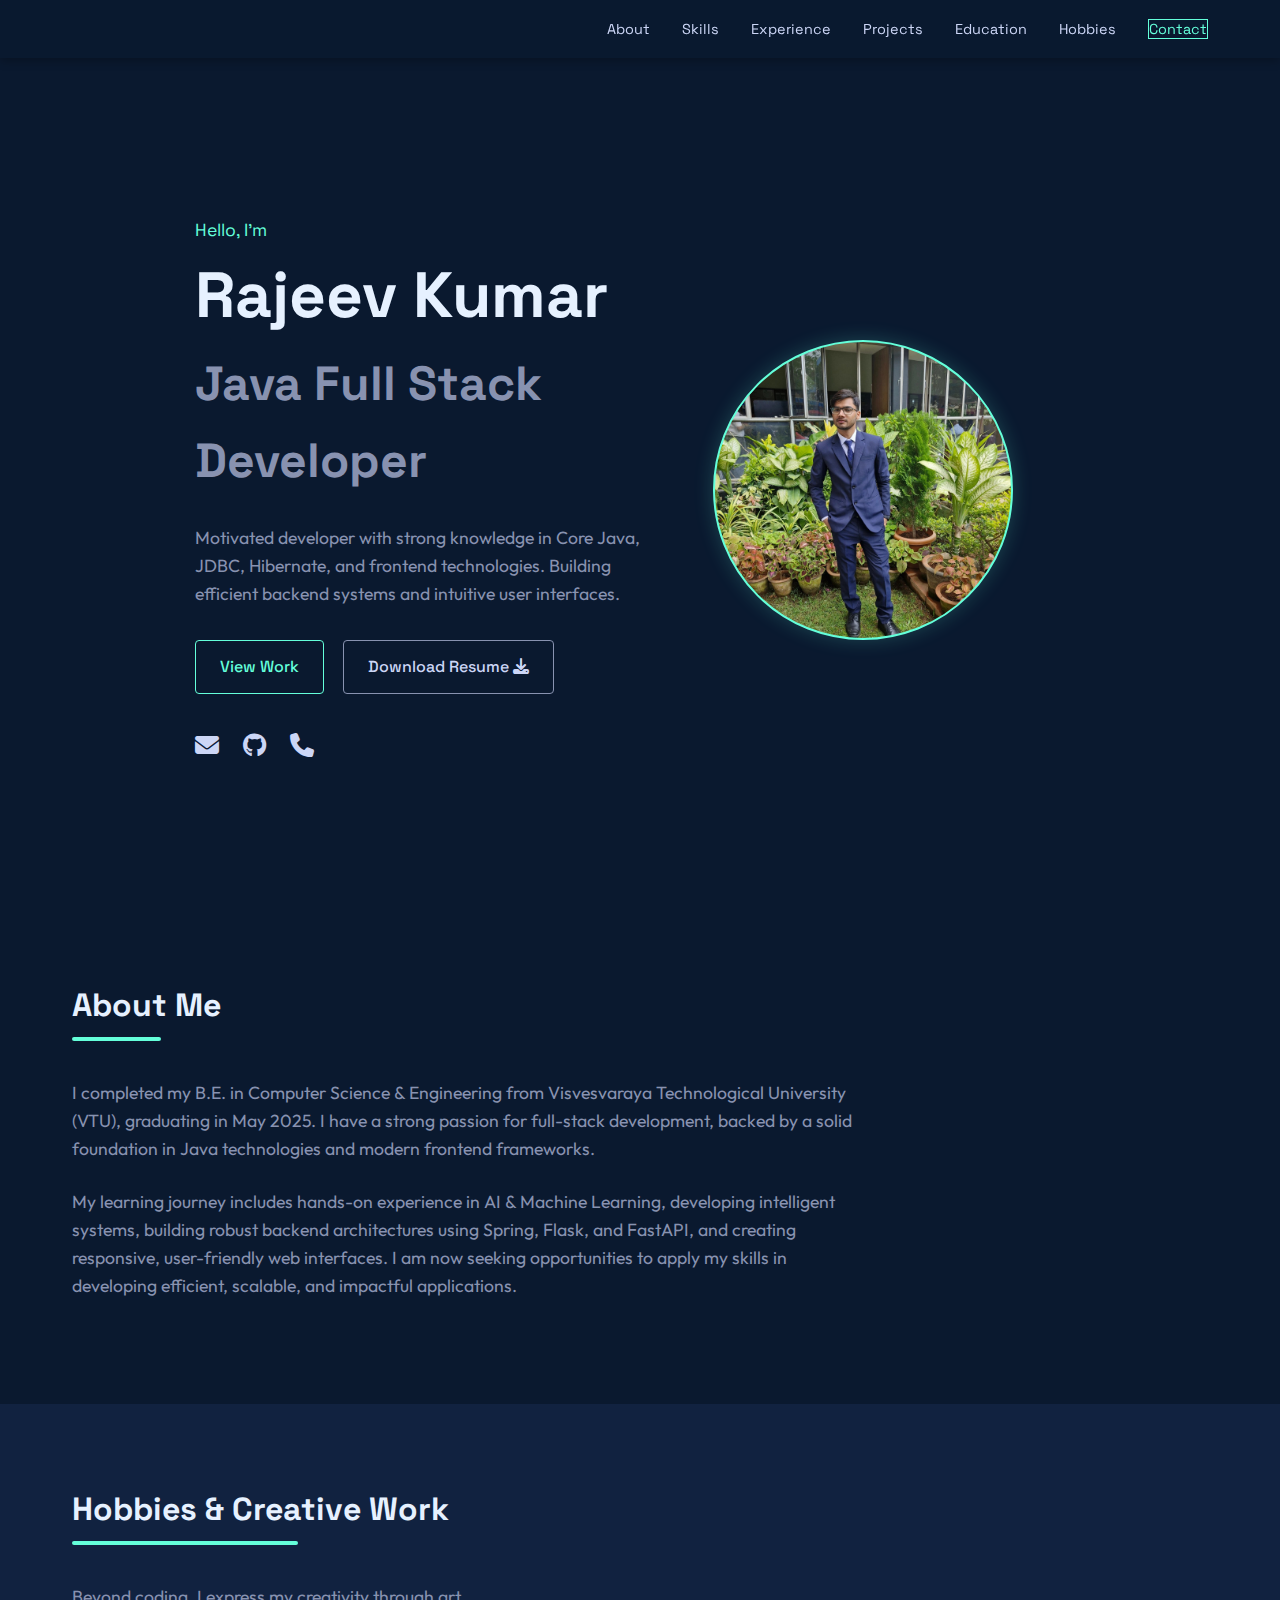
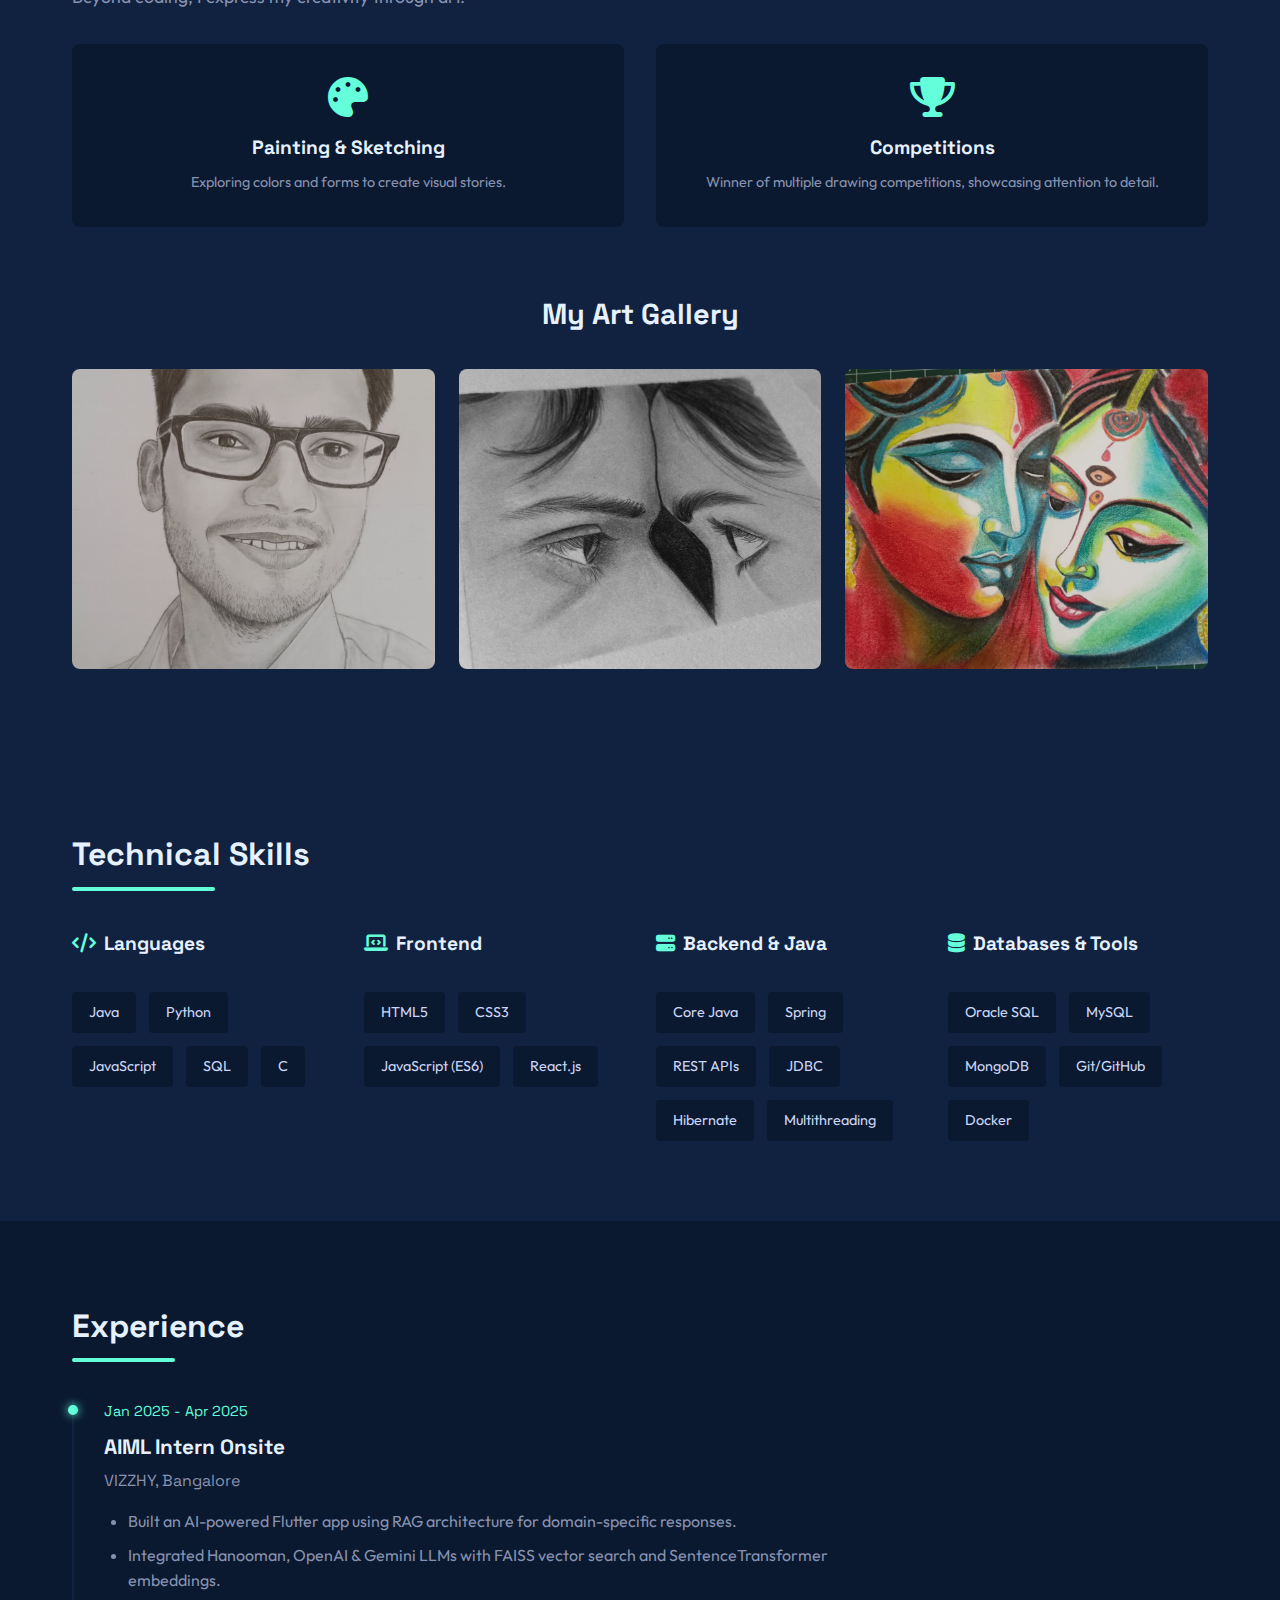
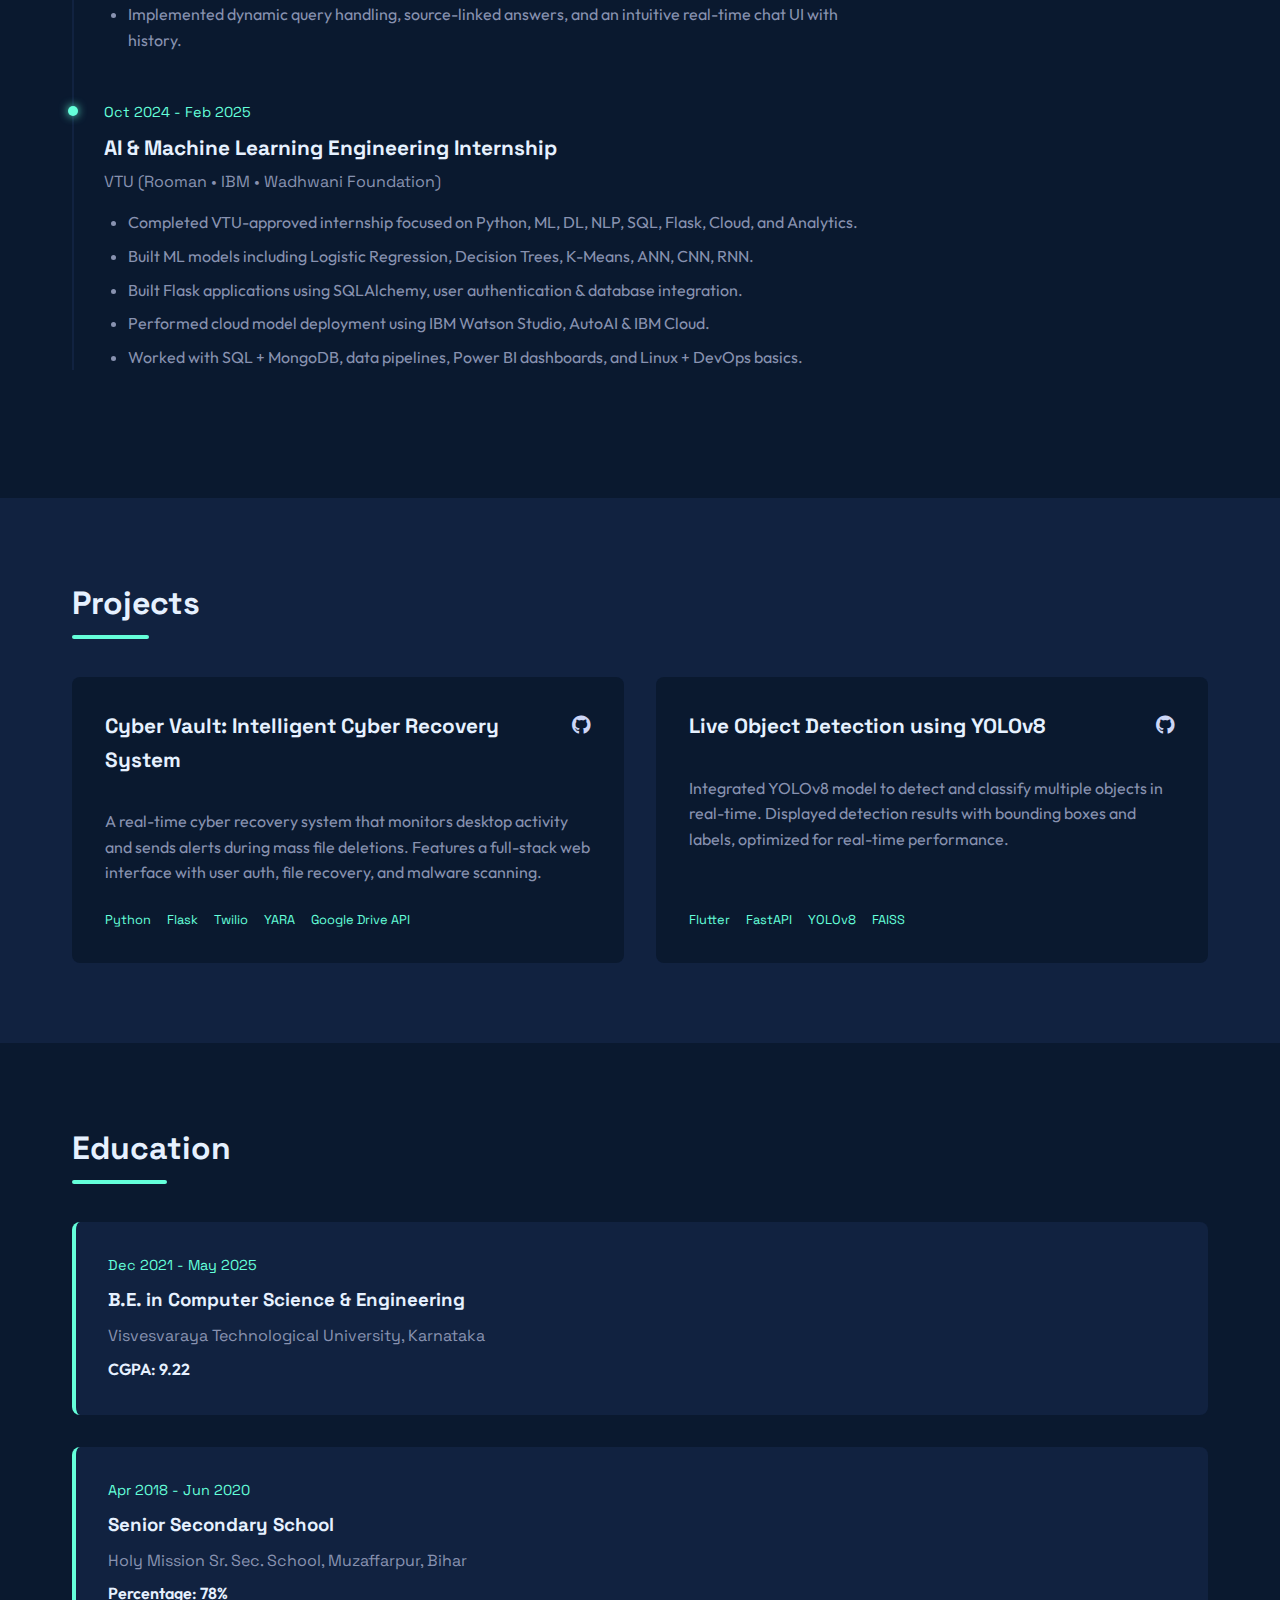
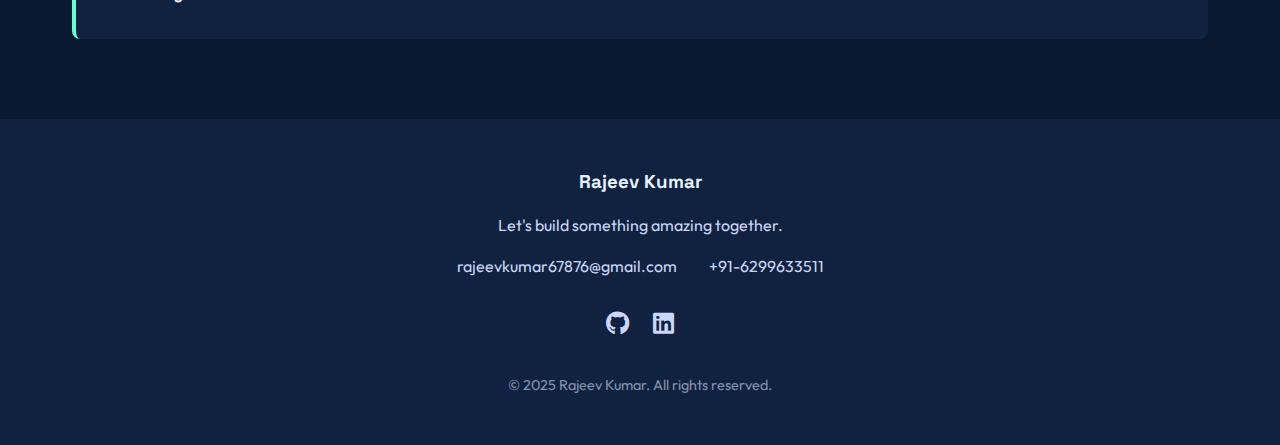
<file: index.html>
<!DOCTYPE html>
<html lang="en">
<head>
    <meta charset="UTF-8">
    <meta name="viewport" content="width=device-width, initial-scale=1.0">
    <title>Rajeev Kumar | Java Full Stack Developer</title>
    <meta name="description" content="Portfolio of Rajeev Kumar, a Java Full Stack Developer specializing in Core Java, JDBC, Hibernate, and frontend technologies.">
    <link rel="stylesheet" href="style.css">
    <link rel="preconnect" href="https://fonts.googleapis.com">
    <link rel="preconnect" href="https://fonts.gstatic.com" crossorigin>
    <link href="https://fonts.googleapis.com/css2?family=Outfit:wght@300;400;500;600;700&family=Space+Grotesk:wght@300;400;500;600;700&display=swap" rel="stylesheet">
    <link rel="stylesheet" href="https://cdnjs.cloudflare.com/ajax/libs/font-awesome/6.4.0/css/all.min.css">
</head>
<body>
    <nav class="navbar">
        <div class="container nav-container">
            <a href="#" class="logo">   </a>
            <ul class="nav-links">
                <li><a href="#about">About</a></li>
                <li><a href="#skills">Skills</a></li>
                <li><a href="#experience">Experience</a></li>
                <li><a href="#projects">Projects</a></li>
                <li><a href="#education">Education</a></li>
                <li><a href="#creative">Hobbies</a></li>
                <li><a href="#contact" class="btn-primary">Contact</a></li>
            </ul>
            <div class="hamburger">
                <span class="bar"></span>
                <span class="bar"></span>
                <span class="bar"></span>
            </div>
        </div>
    </nav>

    <header class="hero">
        <div class="container hero-container">
            <div class="hero-content">
                <span class="greeting">Hello, I'm</span>
                <h1 class="name">Rajeev Kumar</h1>
                <h2 class="title">Java Full Stack Developer</h2>
                <p class="bio">Motivated developer with strong knowledge in Core Java, JDBC, Hibernate, and frontend technologies. Building efficient backend systems and intuitive user interfaces.</p>
                <div class="hero-btns">
                    <a href="#projects" class="btn btn-primary">View Work</a>
                    <a href="RAJEEV-KUMAR-FlowCV-Resume-20251115 (1).pdf" class="btn btn-outline">Download Resume <i class="fas fa-download"></i></a>
                </div>
                <div class="social-links">
                    <a href="mailto:rajeevkumar67876@gmail.com" title="Email"><i class="fas fa-envelope"></i></a>
                    <a href="https://github.com/rajeevkumar122" target="_blank" title="GitHub"><i class="fab fa-github"></i></a>
                    <a href="tel:+916299633511" title="Phone"><i class="fas fa-phone"></i></a>
                </div>
            </div>
            <div class="hero-visual">
                <div class="blob"></div>
                <!-- Placeholder for a profile image if user wants to add one later -->
                <div id="pp" class="profile-placeholder">
                    <i class="fas fa-user-code"></i>
                </div>
            </div>
        </div>
    </header>

    <section id="about" class="section">
        <div class="container">
            <h2 class="section-title">About Me</h2>
            <div class="about-content">
               <p>
    I completed my B.E. in Computer Science & Engineering from Visvesvaraya Technological University (VTU), graduating in May 2025. 
    I have a strong passion for full-stack development, backed by a solid foundation in Java technologies and modern frontend frameworks.
</p>

<p>
    My learning journey includes hands-on experience in AI & Machine Learning, developing intelligent systems, 
    building robust backend architectures using Spring, Flask, and FastAPI, and creating responsive, user-friendly web interfaces. 
    I am now seeking opportunities to apply my skills in developing efficient, scalable, and impactful applications.
</p>

        </div>
    </section>

    <section id="creative" class="section bg-light">
        <div class="container">
            <h2 class="section-title">Hobbies & Creative Work</h2>
            <p class="section-subtitle">Beyond coding, I express my creativity through art.</p>
            
            <div class="hobbies-grid">
                <div class="hobby-card">
                    <i class="fas fa-palette"></i>
                    <h3>Painting & Sketching</h3>
                    <p>Exploring colors and forms to create visual stories.</p>
                </div>
                <div class="hobby-card">
                    <i class="fas fa-trophy"></i>
                    <h3>Competitions</h3>
                    <p>Winner of multiple drawing competitions, showcasing attention to detail.</p>
                </div>
                
            </div>

            <div class="art-gallery">
                <h3 class="gallery-title">My Art Gallery</h3>
                <div class="gallery-grid">
                    <div class="art-item">
                        <img src="a.jpeg" alt="Realistic Portrait Sketch">
                        <div class="art-overlay">
                            <div class="overlay-content">
                                <span>Realistic Portrait</span>
                                <p>A detailed pencil sketch capturing the subtle expressions and features of the subject.</p>
                            </div>
                        </div>
                    </div>
                    <div class="art-item">
                        <img src="b.jpeg" alt="Eye Sketch Study">
                        <div class="art-overlay">
                            <div class="overlay-content">
                                <span>The Gaze</span>
                                <p>A close-up study focusing on the intensity and emotion within the eyes.</p>
                            </div>
                        </div>
                    </div>
                    <div class="art-item">
                        <img src="c.jpeg" alt="Colorful Painting">
                        <div class="art-overlay">
                            <div class="overlay-content">
                                <span>Vibrant Divinity</span>
                                <p>A colorful and spiritual composition exploring divine themes through vibrant hues.</p>
                            </div>
                        </div>
                    </div>
                </div>
            </div>
        </div>
    </section>

    <section id="skills" class="section bg-light">
        <div class="container">
            <h2 class="section-title">Technical Skills</h2>
            <div class="skills-grid">
                <div class="skill-category">
                    <h3><i class="fas fa-code"></i> Languages</h3>
                    <div class="skill-list">
                        <div class="skill-item">Java</div>
                        <div class="skill-item">Python</div>
                        <div class="skill-item">JavaScript</div>
                        <div class="skill-item">SQL</div>
                        <div class="skill-item">C</div>
                    </div>
                </div>
                <div class="skill-category">
                    <h3><i class="fas fa-laptop-code"></i> Frontend</h3>
                    <div class="skill-list">
                        <div class="skill-item">HTML5</div>
                        <div class="skill-item">CSS3</div>
                        <div class="skill-item">JavaScript (ES6)</div>
                        <div class="skill-item">React.js</div>
                    </div>
                </div>
                <div class="skill-category">
                    <h3><i class="fas fa-server"></i> Backend & Java</h3>
                    <div class="skill-list">
                        <div class="skill-item">Core Java</div>
                        <div class="skill-item">Spring</div>
                        <div class="skill-item">REST APIs</div>
                        <div class="skill-item">JDBC</div>
                        <div class="skill-item">Hibernate</div>
                        <div class="skill-item">Multithreading</div>
                    </div>
                </div>
                <div class="skill-category">
                    <h3><i class="fas fa-database"></i> Databases & Tools</h3>
                    <div class="skill-list">
                        <div class="skill-item">Oracle SQL</div>
                        <div class="skill-item">MySQL</div>
                        <div class="skill-item">MongoDB</div>
                        <div class="skill-item">Git/GitHub</div>
                        <div class="skill-item">Docker</div>
                    </div>
                </div>
            </div>
        </div>
    </section>

    <section id="experience" class="section">
        <div class="container">
            <h2 class="section-title">Experience</h2>
            <div class="timeline">
                <div class="timeline-item">
                    <div class="timeline-dot"></div>
                    <div class="timeline-date">Jan 2025 - Apr 2025</div>
                    <div class="timeline-content">
                        <h3>AIML Intern Onsite</h3>
                        <h4>VIZZHY, Bangalore</h4>
                        <ul>
                            <li>Built an AI-powered Flutter app using RAG architecture for domain-specific responses.</li>
                            <li>Integrated Hanooman, OpenAI & Gemini LLMs with FAISS vector search and SentenceTransformer embeddings.</li>
                            <li>Implemented dynamic query handling, source-linked answers, and an intuitive real-time chat UI with history.</li>
                        </ul>
                    </div>
                </div>
                <div class="timeline-item">
                    <div class="timeline-dot"></div>
                    <div class="timeline-date">Oct 2024 - Feb 2025</div>
                    <div class="timeline-content">
                        <h3>AI & Machine Learning Engineering Internship</h3>
                        <h4>VTU (Rooman • IBM • Wadhwani Foundation)</h4>
                        <ul>
                            <li>Completed VTU-approved internship focused on Python, ML, DL, NLP, SQL, Flask, Cloud, and Analytics.</li>
                            <li>Built ML models including Logistic Regression, Decision Trees, K-Means, ANN, CNN, RNN.</li>
                            <li>Built Flask applications using SQLAlchemy, user authentication & database integration.</li>
                            <li>Performed cloud model deployment using IBM Watson Studio, AutoAI & IBM Cloud.</li>
                            <li>Worked with SQL + MongoDB, data pipelines, Power BI dashboards, and Linux + DevOps basics.</li>
                        </ul>
                    </div>
                </div>
            </div>
        </div>
    </section>

    <section id="projects" class="section bg-light">
        <div class="container">
            <h2 class="section-title">Projects</h2>
            <div class="projects-grid">
                <div class="project-card">
                    <div class="project-header">
                        <h3>Cyber Vault: Intelligent Cyber Recovery System</h3>
                        <div class="project-links">
                            <a href="#"><i class="fab fa-github"></i></a>
                        </div>
                    </div>
                    <p class="project-desc">A real-time cyber recovery system that monitors desktop activity and sends alerts during mass file deletions. Features a full-stack web interface with user auth, file recovery, and malware scanning.</p>
                    <div class="project-tech">
                        <span>Python</span>
                        <span>Flask</span>
                        <span>Twilio</span>
                        <span>YARA</span>
                        <span>Google Drive API</span>
                    </div>
                </div>
                <div class="project-card">
                    <div class="project-header">
                        <h3>Live Object Detection using YOLOv8</h3>
                        <div class="project-links">
                            <a href="#"><i class="fab fa-github"></i></a>
                        </div>
                    </div>
                    <p class="project-desc">Integrated YOLOv8 model to detect and classify multiple objects in real-time. Displayed detection results with bounding boxes and labels, optimized for real-time performance.</p>
                    <div class="project-tech">
                        <span>Flutter</span>
                        <span>FastAPI</span>
                        <span>YOLOv8</span>
                        <span>FAISS</span>
                    </div>
                </div>
            </div>
        </div>
    </section>

    <section id="education" class="section">
        <div class="container">
            <h2 class="section-title">Education</h2>
            <div class="education-grid">
                <div class="edu-card">
                    <div class="edu-year">Dec 2021 - May 2025</div>
                    <h3>B.E. in Computer Science & Engineering</h3>
                    <h4>Visvesvaraya Technological University, Karnataka</h4>
                    <p class="grade">CGPA: 9.22</p>
                </div>
                <div class="edu-card">
                    <div class="edu-year">Apr 2018 - Jun 2020</div>
                    <h3>Senior Secondary School</h3>
                    <h4>Holy Mission Sr. Sec. School, Muzaffarpur, Bihar</h4>
                    <p class="grade">Percentage: 78%</p>
                </div>
            </div>
        </div>
    </section>

    <footer id="contact" class="footer">
        <div class="container">
            <div class="footer-content">
                <div class="footer-info">
                    <h3>Rajeev Kumar</h3>
                    <p>Let's build something amazing together.</p>
                    <div class="footer-contact">
                        <a href="mailto:rajeevkumar67876@gmail.com">rajeevkumar67876@gmail.com</a>
                        <a href="tel:+916299633511">+91-6299633511</a>
                    </div>
                </div>
                <div class="footer-social">
                    <a href="https://github.com/rajeevkumar122" target="_blank"><i class="fab fa-github"></i></a>
                    <!-- Added LinkedIn placeholder as it's standard, though not in resume -->
                    <a href="#" target="_blank"><i class="fab fa-linkedin"></i></a>
                </div>
            </div>
            <div class="footer-bottom">
                <p>&copy; 2025 Rajeev Kumar. All rights reserved.</p>
            </div>
        </div>
    </footer>

    <script>
        // Simple script for mobile menu toggle
        const hamburger = document.querySelector('.hamburger');
        const navLinks = document.querySelector('.nav-links');

        hamburger.addEventListener('click', () => {
            navLinks.classList.toggle('active');
            hamburger.classList.toggle('active');
        });

        // Close menu when link is clicked
        document.querySelectorAll('.nav-links a').forEach(link => {
            link.addEventListener('click', () => {
                navLinks.classList.remove('active');
                hamburger.classList.remove('active');
            });
        });
    </script>
</body>
</html>
</file>
<file: style.css>
:root {
    --primary-color: #0a192f; /* Deep Navy */
    --secondary-color: #64ffda; /* Teal/Cyan Accent */
    --text-primary: #ccd6f6; /* Light Gray */
    --text-secondary: #8892b0; /* Slate */
    --bg-color: #0a192f;
    --bg-light: #112240; /* Slightly lighter navy for cards/sections */
    --white: #e6f1ff;
    --transition: all 0.3s ease;
    --font-main: 'Space Grotesk', sans-serif;
    --font-body: 'Outfit', sans-serif;
}

* {
    margin: 0;
    padding: 0;
    box-sizing: border-box;
}

html {
    scroll-behavior: smooth;
}

body {
    font-family: var(--font-body);
    background-color: var(--bg-color);
    color: var(--text-primary);
    line-height: 1.6;
    overflow-x: hidden;
}

h1, h2, h3, h4, h5, h6 {
    font-family: var(--font-main);
    color: var(--white);
    margin-bottom: 1rem;
}

a {
    text-decoration: none;
    color: inherit;
    transition: var(--transition);
}

ul {
    list-style: none;
}

.container {
    max-width: 1200px;
    margin: 0 auto;
    padding: 0 2rem;
}

.section {
    padding: 5rem 0;
}

.section-title {
    font-size: 2rem;
    margin-bottom: 3rem;
    position: relative;
    display: inline-block;
}

.section-title::after {
    content: '';
    position: absolute;
    bottom: -10px;
    left: 0;
    width: 60%;
    height: 4px;
    background-color: var(--secondary-color);
    border-radius: 2px;
}

.bg-light {
    background-color: var(--bg-light);
}

/* Buttons */
.btn {
    display: inline-block;
    padding: 0.8rem 1.5rem;
    border-radius: 4px;
    font-family: var(--font-main);
    font-weight: 500;
    cursor: pointer;
    font-size: 1rem;
}

.btn-primary {
    background-color: transparent;
    border: 1px solid var(--secondary-color);
    color: var(--secondary-color);
}

.btn-primary:hover {
    background-color: rgba(100, 255, 218, 0.1);
}

.btn-outline {
    border: 1px solid var(--text-secondary);
    color: var(--text-primary);
    margin-left: 1rem;
}

.btn-outline:hover {
    border-color: var(--secondary-color);
    color: var(--secondary-color);
}

/* Navbar */
.navbar {
    position: fixed;
    top: 0;
    left: 0;
    width: 100%;
    background-color: rgba(10, 25, 47, 0.95);
    backdrop-filter: blur(10px);
    z-index: 1000;
    padding: 1rem 0;
    box-shadow: 0 2px 10px rgba(0,0,0,0.3);
}

.nav-container {
    display: flex;
    justify-content: space-between;
    align-items: center;
}

/* .logo {
    font-family: var(--font-main);
    font-size: 1.5rem;
    font-weight: 700;
    color: var(--secondary-color);
} */

.nav-links {
    display: flex;
    gap: 2rem;
    align-items: center;
}

.nav-links a {
    font-size: 0.9rem;
    font-family: var(--font-main);
}

.nav-links a:hover {
    color: var(--secondary-color);
}

.hamburger {
    display: none;
    cursor: pointer;
}

.bar {
    display: block;
    width: 25px;
    height: 3px;
    margin: 5px auto;
    background-color: var(--secondary-color);
    transition: var(--transition);
}
#pp{
    background-image: url(profilepic.jpeg);
    background-repeat: no-repeat;
    background-size: contain;
}

/* Hero Section */
.hero {
    min-height: 100vh;
    display: flex;
    align-items: center;
    padding-top: 80px;
}

.hero-container {
    display: flex;
    align-items: center;
    justify-content: space-between;
}

.hero-content {
    flex: 1;
}

.greeting {
    color: var(--secondary-color);
    font-family: var(--font-main);
    font-size: 1.1rem;
    margin-bottom: 1rem;
    display: block;
}

.name {
    font-size: 4rem;
    line-height: 1.1;
    margin-bottom: 1rem;
}

.title {
    font-size: 3rem;
    color: var(--text-secondary);
    margin-bottom: 1.5rem;
}

.bio {
    max-width: 540px;
    margin-bottom: 2rem;
    font-size: 1.1rem;
    color: var(--text-secondary);
}

.hero-btns {
    margin-bottom: 2rem;
}

.social-links {
    display: flex;
    gap: 1.5rem;
}

.social-links a {
    font-size: 1.5rem;
}

.social-links a:hover {
    color: var(--secondary-color);
    transform: translateY(-3px);
}

.hero-visual {
    flex: 1;
    display: flex;
    justify-content: center;
    align-items: center;
    position: relative;
}

.profile-placeholder {
    width: 300px;
    height: 300px;
    background-color: var(--bg-light);
    border-radius: 50%;
    display: flex;
    justify-content: center;
    align-items: center;
    font-size: 5rem;
    color: var(--secondary-color);
    border: 2px solid var(--secondary-color);
    box-shadow: 0 0 20px rgba(100, 255, 218, 0.2);
    position: relative;
    z-index: 1;
}

/* About Section */
.about-content {
    max-width: 800px;
}

.about-content p {
    margin-bottom: 1.5rem;
    font-size: 1.1rem;
    color: var(--text-secondary);
}

.hobbies {
    margin-top: 2rem;
}

.tags {
    display: flex;
    flex-wrap: wrap;
    gap: 1rem;
    margin-top: 1rem;
}

.tag {
    background-color: var(--bg-light);
    padding: 0.5rem 1rem;
    border-radius: 50px;
    font-size: 0.9rem;
    color: var(--secondary-color);
    border: 1px solid rgba(100, 255, 218, 0.2);
}

/* Skills Section */
.skills-grid {
    display: grid;
    grid-template-columns: repeat(auto-fit, minmax(250px, 1fr));
    gap: 2rem;
}

.skill-category h3 {
    font-size: 1.2rem;
    margin-bottom: 1.5rem;
    color: var(--white);
    border-bottom: 1px solid var(--bg-light);
    padding-bottom: 0.5rem;
    display: flex;
    align-items: center;
    gap: 0.5rem;
}

.skill-category h3 i {
    color: var(--secondary-color);
}

.skill-list {
    display: flex;
    flex-wrap: wrap;
    gap: 0.8rem;
}

.skill-item {
    background-color: var(--bg-color);
    padding: 0.5rem 1rem;
    border-radius: 4px;
    font-size: 0.9rem;
    transition: var(--transition);
    border: 1px solid transparent;
}

.skill-item:hover {
    border-color: var(--secondary-color);
    transform: translateY(-2px);
}

/* Experience Section */
.timeline {
    position: relative;
    max-width: 800px;
}

.timeline::before {
    content: '';
    position: absolute;
    left: 0;
    top: 0;
    height: 100%;
    width: 2px;
    background-color: var(--bg-light);
}

.timeline-item {
    position: relative;
    padding-left: 2rem;
    margin-bottom: 3rem;
}

.timeline-dot {
    position: absolute;
    left: -4px;
    top: 5px;
    width: 10px;
    height: 10px;
    background-color: var(--secondary-color);
    border-radius: 50%;
    box-shadow: 0 0 10px var(--secondary-color);
}

.timeline-date {
    font-family: var(--font-main);
    color: var(--secondary-color);
    font-size: 0.9rem;
    margin-bottom: 0.5rem;
}

.timeline-content h3 {
    font-size: 1.3rem;
    margin-bottom: 0.2rem;
}

.timeline-content h4 {
    font-size: 1rem;
    color: var(--text-secondary);
    font-weight: 400;
    margin-bottom: 1rem;
}

.timeline-content ul {
    list-style-type: disc;
    margin-left: 1.5rem;
}

.timeline-content li {
    margin-bottom: 0.5rem;
    color: var(--text-secondary);
}

/* Projects Section */
.projects-grid {
    display: grid;
    grid-template-columns: repeat(auto-fit, minmax(300px, 1fr));
    gap: 2rem;
}

.project-card {
    background-color: var(--bg-color);
    padding: 2rem;
    border-radius: 8px;
    transition: var(--transition);
    border: 1px solid transparent;
    height: 100%;
    display: flex;
    flex-direction: column;
}

.project-card:hover {
    transform: translateY(-5px);
    border-color: var(--secondary-color);
    box-shadow: 0 10px 30px -15px rgba(2, 12, 27, 0.7);
}

.project-header {
    display: flex;
    justify-content: space-between;
    align-items: flex-start;
    margin-bottom: 1rem;
}

.project-header h3 {
    font-size: 1.3rem;
    color: var(--white);
}

.project-links a {
    color: var(--text-primary);
    font-size: 1.2rem;
}

.project-links a:hover {
    color: var(--secondary-color);
}

.project-desc {
    color: var(--text-secondary);
    margin-bottom: 1.5rem;
    flex-grow: 1;
}

.project-tech {
    display: flex;
    flex-wrap: wrap;
    gap: 1rem;
    font-family: var(--font-main);
    font-size: 0.8rem;
    color: var(--secondary-color);
}

/* Education Section */
.education-grid {
    display: grid;
    gap: 2rem;
}

.edu-card {
    background-color: var(--bg-light);
    padding: 2rem;
    border-radius: 8px;
    border-left: 4px solid var(--secondary-color);
}

.edu-year {
    color: var(--secondary-color);
    font-family: var(--font-main);
    font-size: 0.9rem;
    margin-bottom: 0.5rem;
}

.edu-card h3 {
    margin-bottom: 0.5rem;
}

.edu-card h4 {
    color: var(--text-secondary);
    font-weight: 400;
    margin-bottom: 0.5rem;
}

.grade {
    font-weight: 600;
    color: var(--white);
}

/* Footer */
.footer {
    padding: 3rem 0;
    background-color: var(--bg-light);
    text-align: center;
}

.footer-content {
    display: flex;
    flex-direction: column;
    align-items: center;
    gap: 1.5rem;
    margin-bottom: 2rem;
}

.footer-contact {
    display: flex;
    gap: 2rem;
    margin-top: 1rem;
}

.footer-contact a:hover {
    color: var(--secondary-color);
}

.footer-social {
    display: flex;
    gap: 1.5rem;
}

.footer-social a {
    font-size: 1.5rem;
}

.footer-social a:hover {
    color: var(--secondary-color);
}

.footer-bottom {
    font-size: 0.9rem;
    color: var(--text-secondary);
}

/* Creative Section */
.section-subtitle {
    color: var(--text-secondary);
    margin-bottom: 2rem;
    font-size: 1.1rem;
}

.hobbies-grid {
    display: grid;
    grid-template-columns: repeat(auto-fit, minmax(250px, 1fr));
    gap: 2rem;
    margin-bottom: 4rem;
}

.hobby-card {
    background-color: var(--bg-color);
    padding: 2rem;
    border-radius: 8px;
    text-align: center;
    transition: var(--transition);
    border: 1px solid transparent;
}

.hobby-card:hover {
    transform: translateY(-5px);
    border-color: var(--secondary-color);
}

.hobby-card i {
    font-size: 2.5rem;
    color: var(--secondary-color);
    margin-bottom: 1rem;
}

.hobby-card h3 {
    font-size: 1.2rem;
    margin-bottom: 0.5rem;
}

.hobby-card p {
    color: var(--text-secondary);
    font-size: 0.9rem;
}

.gallery-title {
    text-align: center;
    font-size: 1.8rem;
    margin-bottom: 2rem;
    color: var(--white);
}

.gallery-grid {
    display: grid;
    grid-template-columns: repeat(auto-fit, minmax(300px, 1fr));
    gap: 1.5rem;
}

.art-item {
    position: relative;
    border-radius: 8px;
    overflow: hidden;
    height: 300px;
    cursor: pointer;
}

.art-item img {
    width: 100%;
    height: 100%;
    object-fit: cover;
    transition: var(--transition);
}

.art-item:hover img {
    transform: scale(1.1);
}

.art-overlay {
    position: absolute;
    top: 0;
    left: 0;
    width: 100%;
    height: 100%;
    background: rgba(10, 25, 47, 0.9);
    display: flex;
    justify-content: center;
    align-items: center;
    opacity: 0;
    transition: var(--transition);
    text-align: center;
    padding: 1rem;
}

.art-item:hover .art-overlay {
    opacity: 1;
}

.overlay-content {
    display: flex;
    flex-direction: column;
    align-items: center;
    gap: 0.5rem;
}

.art-overlay span {
    color: var(--secondary-color);
    font-family: var(--font-main);
    font-size: 1.2rem;
    font-weight: 600;
    border-bottom: 2px solid var(--secondary-color);
    padding-bottom: 0.2rem;
}

.art-overlay p {
    color: var(--white);
    font-size: 0.9rem;
    margin-top: 0.5rem;
}

/* Responsive */
@media (max-width: 768px) {
    .nav-links {
        position: fixed;
        right: -100%;
        top: 0;
        height: 100vh;
        background-color: var(--bg-light);
        flex-direction: column;
        justify-content: center;
        width: 70%;
        transition: var(--transition);
        box-shadow: -5px 0 15px rgba(0,0,0,0.3);
    }

    .nav-links.active {
        right: 0;
    }

    .hamburger {
        display: block;
        z-index: 1001;
    }

    .hamburger.active .bar:nth-child(1) {
        transform: translateY(8px) rotate(45deg);
    }

    .hamburger.active .bar:nth-child(2) {
        opacity: 0;
    }

    .hamburger.active .bar:nth-child(3) {
        transform: translateY(-8px) rotate(-45deg);
    }

    .hero-container {
        flex-direction: column-reverse;
        text-align: center;
        padding-top: 2rem;
    }

    .hero-visual {
        margin-bottom: 2rem;
    }

    .bio {
        margin: 0 auto 2rem;
    }

    .social-links {
        justify-content: center;
    }

    .name {
        font-size: 3rem;
    }

    .title {
        font-size: 2rem;
    }

    .footer-contact {
        flex-direction: column;
        gap: 0.5rem;
    }
}
</file>
